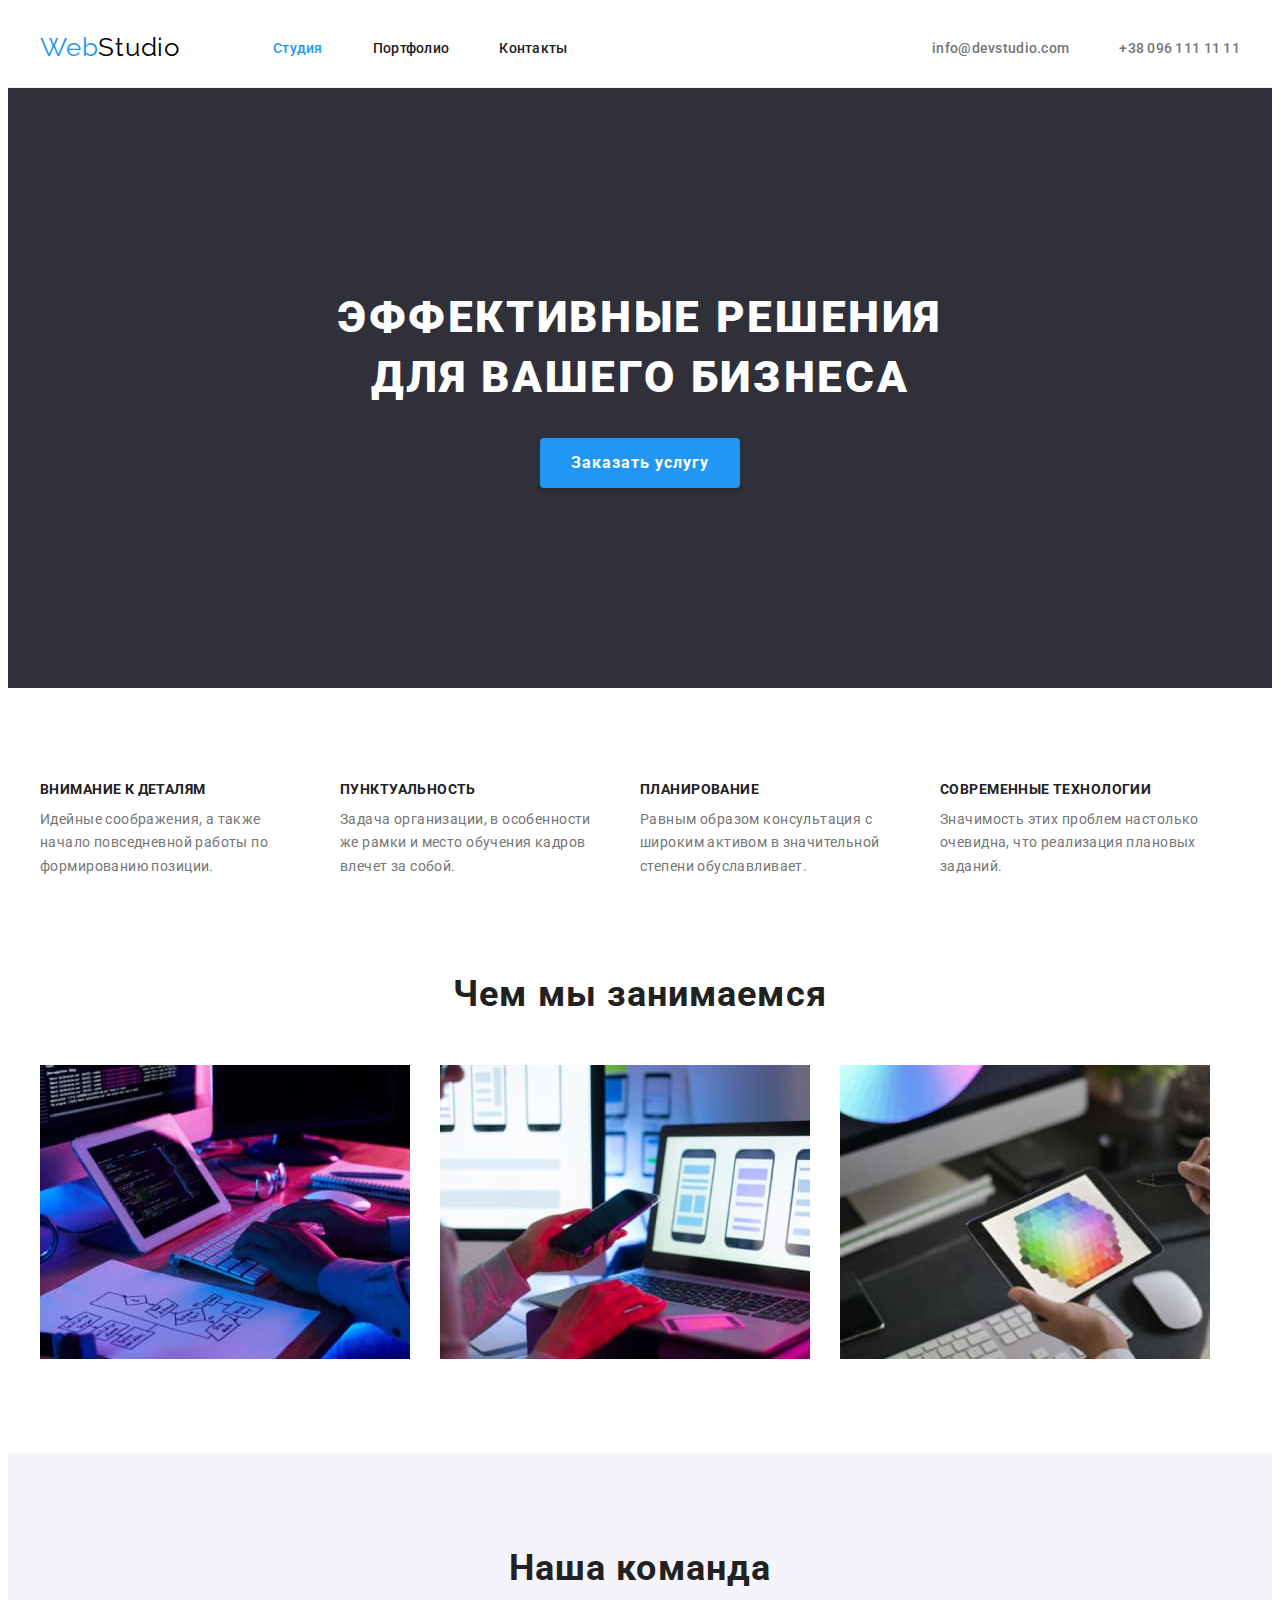
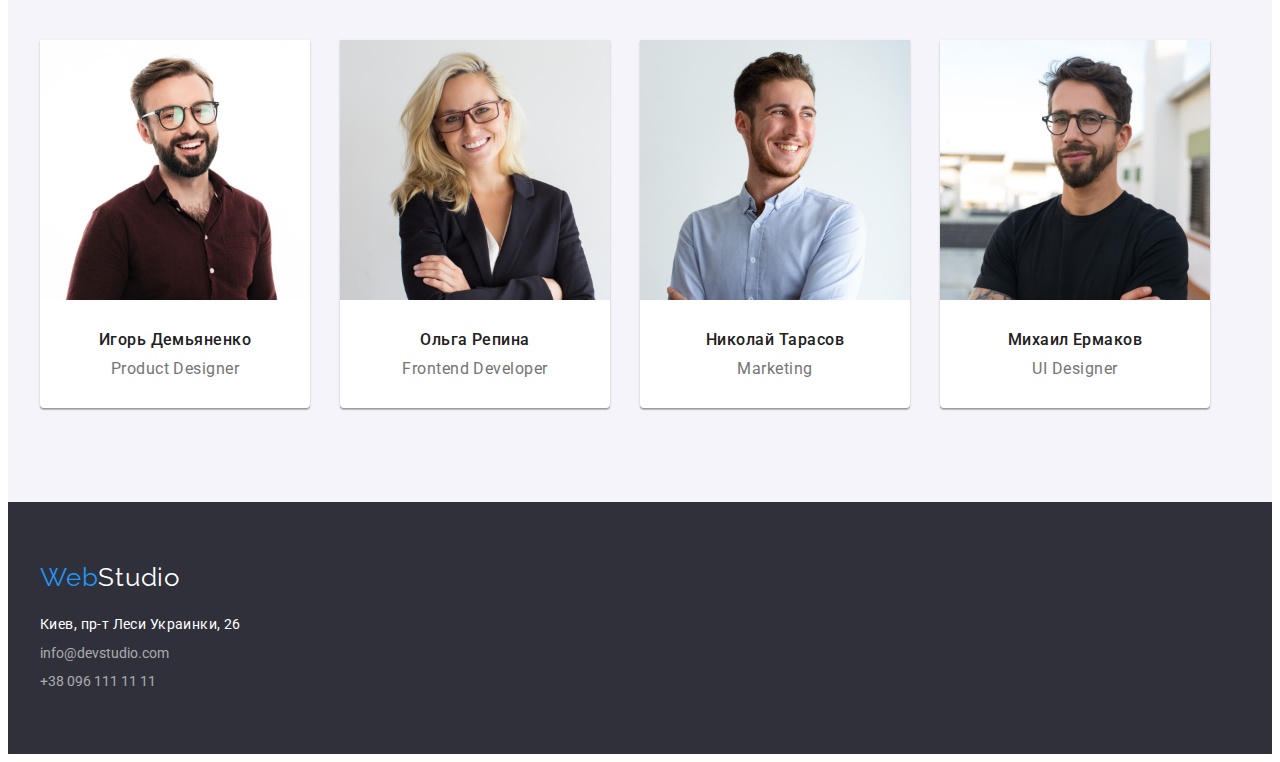
<file: index.html>
<!DOCTYPE html>
<html lang="ru">
<head>
    <meta charset="UTF-8">
    <meta http-equiv="X-UA-Compatible" content="IE=edge">
    <meta name="viewport" content="width=device-width, initial-scale=1.0">
    <title>Студия</title>
    <link rel="preconnect" href="https://fonts.googleapis.com">
    <link rel="preconnect" href="https://fonts.gstatic.com" crossorigin>
    <link href="https://fonts.googleapis.com/css2?family=Raleway:wght@700&family=Roboto:wght@400;500;700;900&display=swap"
        rel="stylesheet">
    <link rel="stylesheet" href="https://cdnjs.cloudflare.com/ajax/libs/modern-normalize/1.1.0/modern-normalize.min.css"
        integrity="sha512-wpPYUAdjBVSE4KJnH1VR1HeZfpl1ub8YT/NKx4PuQ5NmX2tKuGu6U/JRp5y+Y8XG2tV+wKQpNHVUX03MfMFn9Q=="
        crossorigin="anonymous" referrerpolicy="no-referrer" />
    <link rel="stylesheet" href="./css/styles.css">
</head>
<body>
    <header class="header">
        <div class="container conteiner-header">
            <a class="link logo header-logo" href="./index.html" lang="en"> Web<span class="studio">Studio</span> </a>
            <nav class="navigation">
                <ul class="navigation-list list">
                    <li class="navigation-item"><a class="link navigation-link current" href="./index.html">Студия</a></li>
                    <li class="navigation-item"><a class="link navigation-link" href="./portfolio.html">Портфолио</a></li>
                    <li class="navigation-item"><a class="link navigation-link" href="">Контакты</a></li>
                </ul>
            </nav>
            <ul class="header-contacts list">
                <li><a class="link header-contacts-tel" href="mailto:info@devstudio.com">info@devstudio.com</a></li>
                <li><a class="link header-contacts-mail" href="tel:+380961111111">+38 096 111 11 11</a></li>
            </ul>
        </div> 
    </header>

    <main class="main-studio">
        <section class="top section">
            <div class="container">
                <h1 class="top-title">Эффективные решения <br> для вашего бизнеса</h1>
                <button type="button" class="top-button">Заказать услугу</button>
            </div>
        </section>

        <section class="cpecifics section">
            <div class="container cpecifics-container">
                <h2 class="cpecifics-title hidden">Особенности</h2>
                <ul class="cpecifics-list list">
                    <li class="cpecifics-item">
                        <h3 class="cpecifics-list-title">Внимание к деталям</h3>
                        <p class="cpecifics-list-paragraph">Идейные соображения, а также начало повседневной работы по формированию
                            позиции.</p>
                    </li>
                    <li class="cpecifics-item">
                        <h3 class="cpecifics-list-title">Пунктуальность</h3>
                        <p class="cpecifics-list-paragraph">Задача организации, в особенности же рамки и место обучения кадров влечет за
                            собой.</p>
                    </li>
                    <li class="cpecifics-item">
                        <h3 class="cpecifics-list-title">Планирование</h3>
                        <p class="cpecifics-list-paragraph">Равным образом консультация с широким активом в значительной степени
                            обуславливает.</p>
                    </li>
                    <li class="cpecifics-item">
                        <h3 class="cpecifics-list-title">Современные технологии</h3>
                        <p class="cpecifics-list-paragraph">Значимость этих проблем настолько очевидна, что реализация плановых заданий.
                        </p>
                    </li>
                </ul>
            </div>
        </section>

        <section class="work section">
            <div class="container">
                <h2 class="work-title">Чем мы занимаемся</h2>
                <ul class="work-list list">
                    <li class="work-list-item"><img src="./images/box-1.jpg" alt="рабочий стол" width="370" height="294"></li>
                    <li class="work-list-item"><img src="./images/box-2.jpg" alt="монитор ноутбука" width="370" height="294"></li>
                    <li class="work-list-item"><img src="./images/box-3.jpg" alt="игра на планшете" width="370" height="294"></li>
                </ul>
            </div>
        </section>

        <section class="team section">
            <div class="container">
                <h2 class="team-title">Наша команда</h2>
                <ul class="team-list list">
                    <li class="team-list-item">
                        <img src="./images/igor.jpg" alt="фото сотрудника" width="270" height="260">
                        <h3 class="team-list-title">Игорь Демьяненко</h3>
                        <p class="team-list-paragraph" lang="en">Product Designer</p>
                    </li>
                    <li class="team-list-item">
                        <img src="./images/olga.jpg" alt="фото сотрудника" width="270" height="260">
                        <h3 class="team-list-title">Ольга Репина</h3>
                        <p class="team-list-paragraph" lang="en">Frontend Developer</p>
                    </li>
                    <li class="team-list-item">
                        <img src="./images/nik.jpg" alt="фото сотрудника" width="270" height="260">
                        <h3 class="team-list-title">Николай Тарасов</h3>
                        <p class="team-list-paragraph" lang="en">Marketing</p>
                    </li>
                    <li class="team-list-item">
                        <img src="./images/misha.jpg" alt="фото сотрудника" width="270" height="260">
                        <h3 class="team-list-title">Михаил Ермаков</h3>
                        <p class="team-list-paragraph" lang="en">UI Designer</p>
                    </li>
                </ul>
            </div>
        </section>
    </main>

    <footer class="footer">
        <div class="container">
            <a class="link logo" href="./index.html" lang="en"> Web<span class="footer-studio">Studio</span> </a>
            <address class="footer-address">
                <ul class="address-list list">
                    <li class="adress-link"><a class="link footer-link-adr" href="https://goo.gl/maps/uzS9jLpQ6yt513cE9" target="_blank"
                        rel=" noreferrer noopener">Киев, пр-т Леси Украинки, 26</a></li>
                    <li class="adress-link"><a class="link footer-link-mail" href="mailto:info@devstudio.com">info@devstudio.com</a></li>
                    <li class="adress-link"><a class="link footer-link-tel" href="tel:+380961111111">+38 096 111 11 11</a></li>
                </ul>
            </address>
        </div>
    </footer>
</body>
</html>
</file>
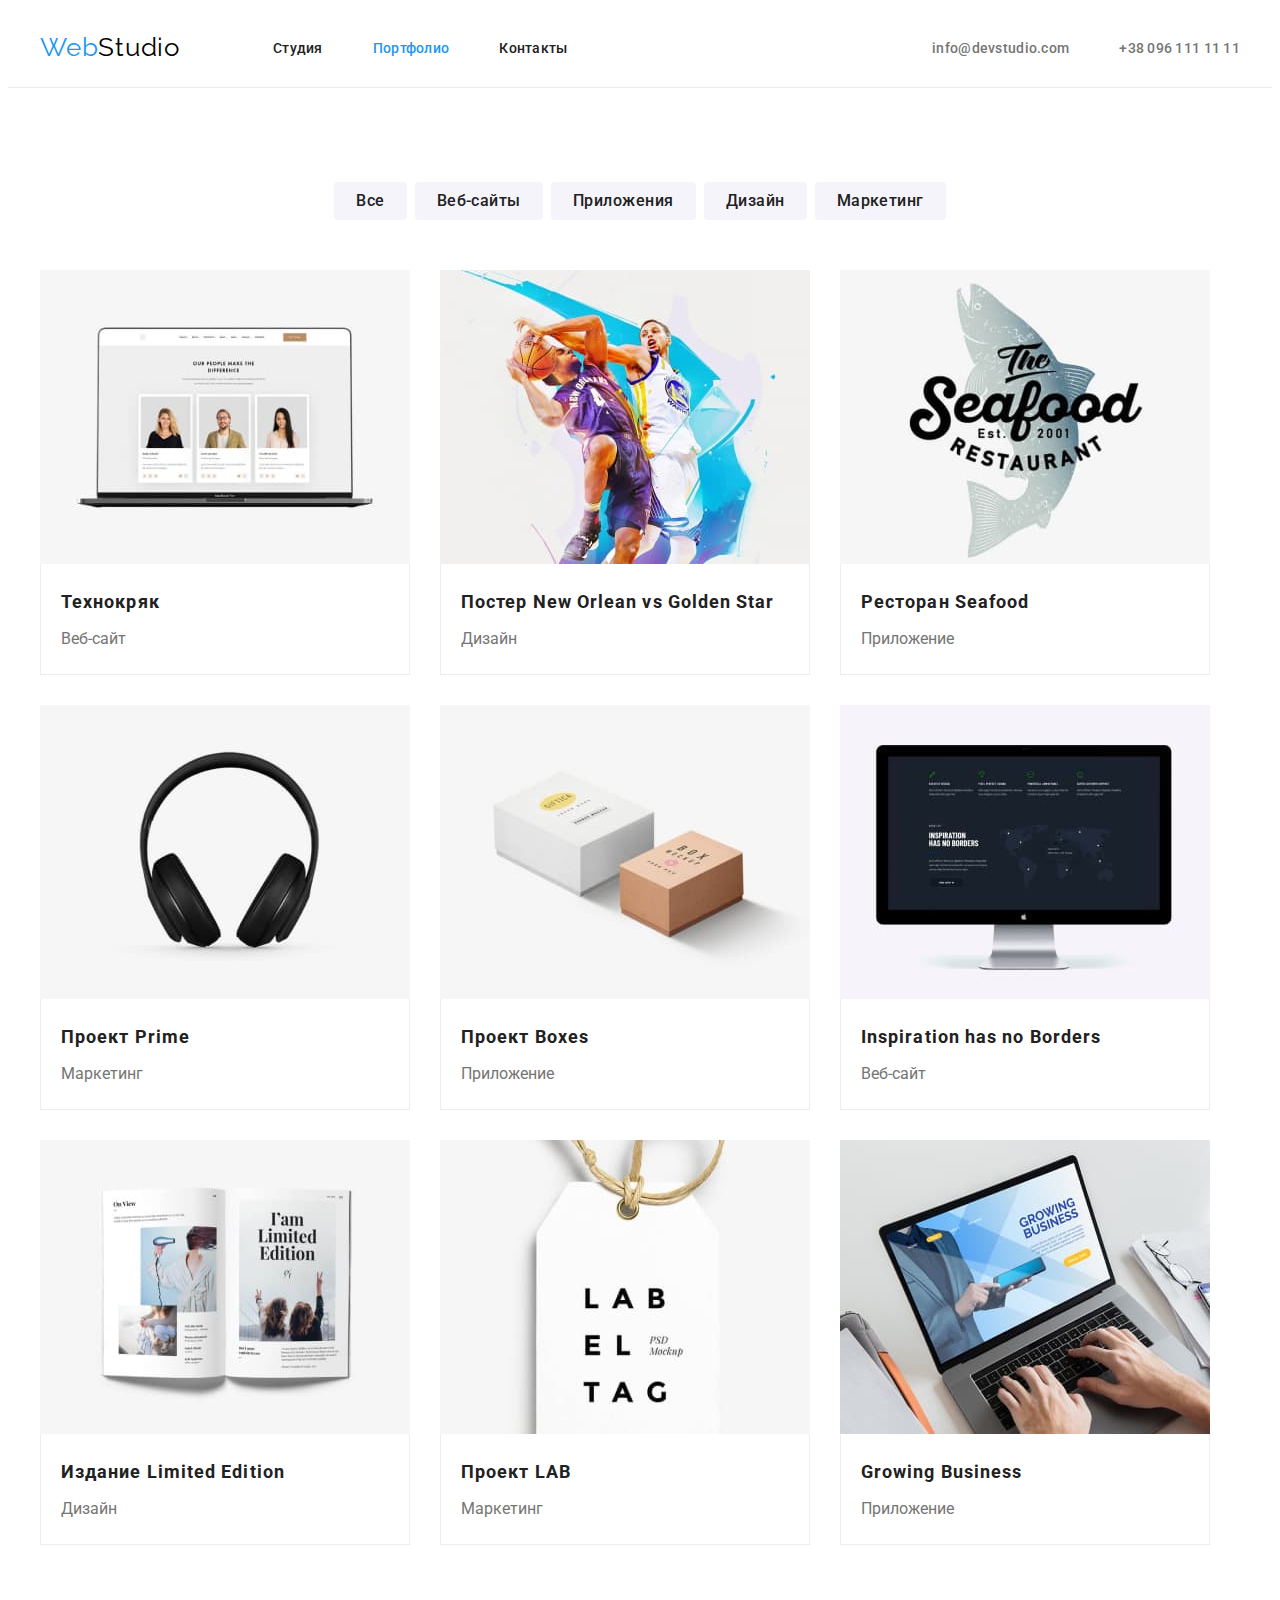
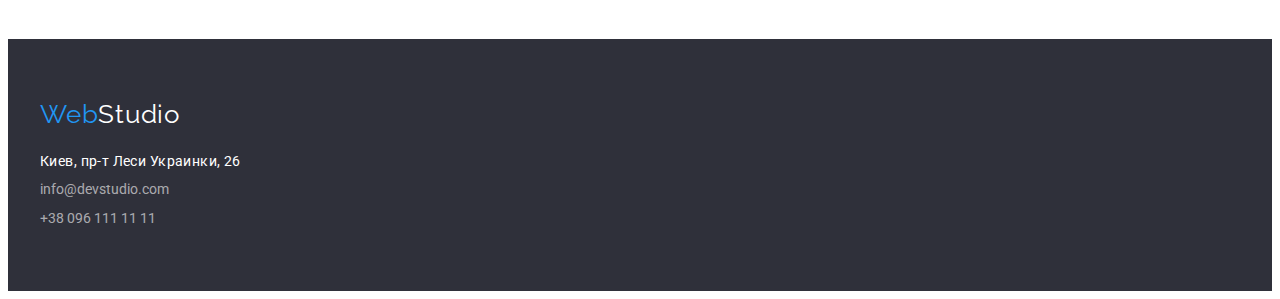
<file: portfolio.html>
<!DOCTYPE html>
<html lang="ru">
<head>
    <meta charset="UTF-8">
    <meta http-equiv="X-UA-Compatible" content="IE=edge">
    <meta name="viewport" content="width=device-width, initial-scale=1.0">
    <title>Портфолио</title>
    <link rel="preconnect" href="https://fonts.googleapis.com">
    <link rel="preconnect" href="https://fonts.gstatic.com" crossorigin>
    <link href="https://fonts.googleapis.com/css2?family=Raleway:wght@700&family=Roboto:wght@400;500;700;900&display=swap"
        rel="stylesheet">
    <link rel="stylesheet" href="https://cdnjs.cloudflare.com/ajax/libs/modern-normalize/1.1.0/modern-normalize.min.css"
        integrity="sha512-wpPYUAdjBVSE4KJnH1VR1HeZfpl1ub8YT/NKx4PuQ5NmX2tKuGu6U/JRp5y+Y8XG2tV+wKQpNHVUX03MfMFn9Q=="
        crossorigin="anonymous" referrerpolicy="no-referrer" />
    <link rel="stylesheet" href="./css/styles.css">
</head>
<body>
    <header class="header">
        <div class="container conteiner-header">
            <a class="link logo header-logo" href="./index.html" lang="en"> Web<span class="studio">Studio</span> </a>
            <nav class="navigation">
                <ul class="navigation-list list">
                    <li class="navigation-item"><a class="link navigation-link " href="./index.html">Студия</a></li>
                    <li class="navigation-item"><a class="link navigation-link current" href="./portfolio.html">Портфолио</a></li>
                    <li class="navigation-item"><a class="link navigation-link" href="">Контакты</a></li>
                </ul>
            </nav>
            <ul class="header-contacts list">
                <li><a class="link header-contacts-tel" href="mailto:info@devstudio.com">info@devstudio.com</a></li>
                <li><a class="link header-contacts-mail" href="tel:+380961111111">+38 096 111 11 11</a></li>
            </ul>
        </div>
    </header>

    <main>
        <section class="portfolio section">
            <div class="container">
                <h1 class="hidden">Портфолио</h1>
                <h2 class="hidden">Портфолио</h2>
                <ul class="portfolio-list-button list">
                    <li class="portfolio-button-item"><button class="portfolio-button" type="button">Все</button></li>
                    <li class="portfolio-button-item"><button class="portfolio-button" type="button">Веб-сайты</button></li>
                    <li class="portfolio-button-item"><button class="portfolio-button" type="button">Приложения</button></li>
                    <li class="portfolio-button-item"><button class="portfolio-button" type="button">Дизайн</button></li>
                    <li class="portfolio-button-item"><button class="portfolio-button" type="button">Маркетинг</button></li>
                </ul>
                
                <ul class="portfolio-list list">
                    <li class="portfolio-item">
                        <a class="link" href="" target="_blank" rel=" noreferrer noopener">
                            <img src="./images/tehnokryak.jpg" alt="технокряк" width="370" height="294">
                            <div class="portfolio-item-container">
                                <h3 class="portfolio-item-title">Технокряк</h3>
                                <p class="portfolio-item-paragraph">Веб-сайт</p>
                            </div>
                        </a>
                    </li>
                    <li class="portfolio-item">
                        <a class="link" href="" target="_blank" rel=" noreferrer noopener">
                            <img src="./images/posterbasketball.jpg" alt="постер с баскетболистами" width="370" height="294">
                            <div class="portfolio-item-container">
                                <h3 class="portfolio-item-title">Постер <span lang="en">New Orlean vs Golden Star</span> </h3>
                                <p class="portfolio-item-paragraph">Дизайн</p>
                            </div>
                        </a>
                    </li>
                    <li class="portfolio-item">
                        <a class="link" href="" target="_blank" rel=" noreferrer noopener">
                            <img src="./images/seafood.jpg" alt="ресторан" width="370" height="294">
                            <div class="portfolio-item-container">
                                <h3 class="portfolio-item-title">Ресторан <span lang="en">Seafood</span></h3>
                                <p class="portfolio-item-paragraph">Приложение</p>
                            </div>
                        </a>
                    </li>
                    <li class="portfolio-item">
                        <a class="link " href="" target="_blank" rel=" noreferrer noopener">
                            <img src="./images/prime.jpg" alt="прайм" width="370" height="294">
                            <div class="portfolio-item-container">
                                <h3 class="portfolio-item-title">Проект <span lang="en">Prime</span></h3>
                                <p class="portfolio-item-paragraph">Маркетинг</p>
                            </div>
                        </a>
                    </li>
                    <li class="portfolio-item">
                        <a class="link" href="" target="_blank" rel=" noreferrer noopener">
                            <img src="./images/boxes.jpg" alt="коробки" width="370" height="294">
                            <div class="portfolio-item-container">
                                <h3 class="portfolio-item-title">Проект <span lang="en">Boxes</span></h3>
                                <p class="portfolio-item-paragraph">Приложение</p>
                            </div>
                        </a>
                    </li>
                    <li class="portfolio-item">
                        <a class="link" href="" target="_blank" rel=" noreferrer noopener">
                            <img src="./images/inspiration.jpg" alt="вдохновление" width="370" height="294">
                            <div class="portfolio-item-container">
                                <h3 class="portfolio-item-title" lang="en">Inspiration has no Borders</h3>
                                <p class="portfolio-item-paragraph">Веб-сайт</p>
                            </div>
                        </a>
                    </li>
                    <li class="portfolio-item">
                        <a class="link" href="" target="_blank" rel=" noreferrer noopener">
                            <img src="./images/limitededition.jpg" alt="лимированое издание" width="370" height="294">
                            <div class="portfolio-item-container">
                                <h3 class="portfolio-item-title">Издание <span lang="en">Limited Edition</span></h3>
                                <p class="portfolio-item-paragraph">Дизайн</p>
                            </div>
                        </a>
                    </li>
                    <li class="portfolio-item">
                        <a class="link" href="" target="_blank" rel=" noreferrer noopener">
                            <img src="./images/lab.jpg" alt="прект лаб" width="370" height="294">
                            <div class="portfolio-item-container">
                                <h3 class="portfolio-item-title">Проект <span lang="en">LAB</span></h3>
                                <p class="portfolio-item-paragraph">Маркетинг</p>
                            </div>
                        </a>
                    </li>
                    <li class="portfolio-item">
                        <a class="link" href="" target="_blank" rel=" noreferrer noopener">
                            <img src="./images/growingbusiness.jpg" alt="рост бизнеса" width="370" height="294">
                            <div class="portfolio-item-container">
                                <h3 class="portfolio-item-title" lang="en">Growing Business</h3>
                                <p class="portfolio-item-paragraph">Приложение</p>
                            </div>
                            
                        </a>
                    </li>
                </ul>
            </div>
        </section>
    </main>
    
    <footer class="footer">
        <div class="container">
            <a class="link logo" href="./index.html" lang="en"> Web<span class="footer-studio">Studio</span> </a>
            <address class="footer-address">
                <ul class="list">
                    <li class="adress-link" adress-link><a class="link footer-link-adr" href="https://goo.gl/maps/uzS9jLpQ6yt513cE9" target="_blank"
                            rel=" noreferrer noopener">Киев, пр-т Леси Украинки, 26</a></li>
                    <li class="adress-link"><a class="link footer-link-mail" href="mailto:info@devstudio.com">info@devstudio.com</a></li>
                    <li class="adress-link"><a class="link footer-link-tel " href="tel:+380961111111">+38 096 111 11 11</a></li>
                </ul>
            </address>
        </div>
    </footer>
</body>
</html>
</file>
<file: css/styles.css>
:root {
  --primary-font-family: 'Roboto', sans-serif;
  --logo-font-family: 'Raleway', sans-serif;
  --accent-color: #2196f3;
  --title-color: #212121;
  --text-color: #757575;
  --light-color: #ffffff;
  --logo-dark-color: #000000;
  --background-top-color: #2f303a;
  --hover-main-button-color: #188ce8;
  --grey-light-color: #f5f4fa;
  --address-color: rgba(255, 255, 255, 0.6);
  --background-color: #2f303a;
  --border-header-color: #ECECEC;
  --border-portfolio-item-color: #EEEEEE;
}

h1,
h2,
h3,
p{
  margin-top: 0px;
  margin-bottom: 0px;
}
ul{
  padding-left: 0px;
  margin-top: 0px;
  margin-bottom: 0px;

}
img{
  display: block;
  max-width: 100%;
  height: auto;
}

.section{
  padding-top: 94px;
  padding-bottom: 94px;
}

.container{
  width: 1200px;
  padding-left: 15px;
  padding-right: 15px;
  margin-left: auto;
  margin-right: auto;
}
.hidden{
  display: none;
}

body {
  list-style: none;
  font-family: var(--primary-font-family);
  color: var(--text-color);
}
.link {
  text-decoration: none;
  color: inherit;

  /* header styles */
}
.header{
  border-bottom: 1px solid var(--border-header-color);
}
.conteiner-header{
  display: flex;
  align-items: center;
}

.navigation-list{
  display: flex;
}
.navigation-item:not(:last-child){
  margin-right: 50px;
}

.header-contacts{
  margin-left: auto;
}

.header-contacts-tel{
  margin-right: 50px;
}

.header-contacts{
  display: flex;
}
.navigation .current {
  color: var(--accent-color);
}

.header-logo{
  margin-right: 93px; 
}

.logo {
  padding-top: 24px;
  padding-bottom: 24px;
  font-family: var(--logo-font-family);
  font-weight: 700px;
  font-size: 26px;
  line-height: 1.19;
  letter-spacing: 0.03em;
  color: var(--accent-color);
}
.studio {
  color: var(--logo-dark-color);
}
.list {
  list-style: none;
}
.navigation-link {
  padding-top: 30px;
  padding-bottom: 30px;
  font-family: inherit);
  font-weight: 500;
  font-size: 14px;
  line-height: 1.14;
  letter-spacing: 0.02em;
  color: var(--title-color);
}
.navigation-link:focus,
.navigation-link:hover,
.header-contacts-tel:focus,
.header-contacts-tel:hover,
.header-contacts-mail:focus,
.header-contacts-mail:hover {
  color: var(--accent-color);
}
.navigation-link:active {
  color: var(--accent-color);
}

.header-contacts-tel,
.header-contacts-mail {
  padding-top: 30px;
  padding-bottom: 30px;
  font-family: inherit;
  font-weight: 500;
  font-size: 14px;
  line-height: 1.14;
  letter-spacing: 0.02em;
  color: inherit;
}

/* main styles, page studio */

/* top styles */

.top {
  background-color: var(--background-top-color);
  text-align: center;
  padding-top: 200px;
  padding-bottom: 200px;
}
.top-title {
  margin-bottom: 30px;
  font-weight: 900;
  font-size: 44px;
  line-height: 1.36;
  letter-spacing: 0.06em;
  color: var(--light-color);
  text-align: center;
  text-transform: uppercase;
}
.top-button{
  text-decoration: none;
}
.top-button {
  min-width: 200px;
  min-height: 50px;
  padding: 10px 22px;
  box-shadow: 0px 4px 4px rgba(0, 0, 0, 0.15);
  border-radius: 4px;
  border: 0px;
  font-family: inherit;
  background-color: var(--accent-color);
  font-weight: 700;
  font-size: 16px;
  line-height: 1, 86;
  text-align: center;
  letter-spacing: 0.06em;
  color: var(--light-color);
}
.top-button:focus,
.top-button:hover {
  background-color: var(--hover-main-button-color);
  cursor: pointer;
}

/* specifics styles */

.cpecifics-list{
  display: flex;
}

.cpecifics-item:not(:last-child){
  margin-right: 30px;
}

.cpecifics-list-title {
  margin-bottom: 10px;
  font-weight: 700;
  font-size: 14px;
  line-height: 1.14;
  letter-spacing: 0.03em;
  text-transform: uppercase;
  color: var(--title-color);
}

.cpecifics-list-paragraph {
  width: 270px;
  font-size: 14px;
  line-height: 1.71;
  letter-spacing: 0.03em;
}

/* "What We Do"(work) styles  */

.work{
  padding-top: 0px;
}

.work-list{
  display: flex;
}

.work-list-item:not(:last-child){
  margin-right: 30px;
}

.work-title,
.team-title {
  margin-bottom: 50px;
  font-weight: 700px;
  font-size: 36px;
  line-height: 1.17;
  text-align: center;
  letter-spacing: 0.03em;
  color: var(--title-color);
}

/* team styles */
.team{
  background-color:var(--grey-light-color);
}

.team-list{
  display: flex;
  text-align: center;
  margin-right: -30px;
}

.team-list-item{
  width: 270px;
  padding-bottom: 30px;
  margin-right: 30px;
  background-color: var(--light-color);
  box-shadow: 0px 1px 3px rgba(0, 0, 0, 0.12), 0px 1px 1px rgba(0, 0, 0, 0.14), 0px 2px 1px rgba(0, 0, 0, 0.2);
  border-radius: 0px 0px 4px 4px;
}

.team-list-title {
  margin-top: 30px;
  margin-bottom: 10px;
  font-weight: 500;
  font-size: 16px;
  line-height: 1.19;
  letter-spacing: 0.03em;
  color: var(--title-color);
}

.team-list-paragraph {
  font-size: 16px;
  line-height: 1.19;
  letter-spacing: 0.03em;
}
/* footer styles */

.footer{
  padding-top: 60px;
  padding-bottom: 60px;
  background-color: var(--background-color);
}

.footer-address{
  margin-top: 20px;
}
.adress-link:not(:last-child){
  margin-bottom: 5px;
}

.footer-link-adr,
.footer-link-mail,
.footer-link-tel {
  font-family:inherit;
  font-size: 14px;
  line-height: 1.71;
  text-align: left;
  font-style: normal;
  color: var(--address-color);
}
.footer-link-adr {
  color: var(--light-color);
  letter-spacing: 0.03em;
}
.footer-studio {
  color: var(--light-color);
}
.footer-link-adr:focus,
.footer-link-mail:focus,
.footer-link-tel:focus,
.footer-link-adr:hover,
.footer-link-mail:hover,
.footer-link-tel:hover {
  color: var(--accent-color);
}

/* main styles, page portfolio */

.button-wraper{
  margin-left: auto;
  margin-right: auto;
}

}
.portfolio-button{
  text-decoration: none;
}

.portfolio-list-button{
  display: flex;
  justify-content: center;
  margin-bottom: 50px;
}
.portfolio-button-item:not(:last-child){
  padding-right: 8px;
}

.portfolio-button {
  padding: 6px 22px;
  border: none;
  border-radius: 4px;
  background-color: var(--grey-light-color);
  font-family: inherit;
  font-weight: 500;
  font-size: 16px;
  line-height: 1.62;
  text-align: center;
  letter-spacing: 0.03em;
  color: var(--title-color);
}

.portfolio-button:focus,
.portfolio-button:hover {
  background-color: var(--accent-color);
  color: var(--light-color);
  cursor: pointer;
}

.portfolio-list{
  display: flex;
  flex-wrap: wrap;
}

.portfolio-item{
  width: 370px;
}

.portfolio-item-container{
  padding-top: 20px;
  padding-bottom: 20px;
  padding-left: 20px;
  border-left: 1px solid var(--border-portfolio-item-color);
  border-right: 1px solid var(--border-portfolio-item-color);
  border-bottom: 1px solid var(--border-portfolio-item-color);
}

.portfolio-item:not(:nth-child(3n)){
  margin-right: 30px;
}
.portfolio-item:not(:nth-last-child(-n+3)){
  margin-bottom: 30px;
}

.portfolio-item-title {
  margin-bottom: 4px;
  font-family: inherit;
  font-weight: 700;
  font-size: 18px;
  line-height: 2;
  letter-spacing: 0.06em;
  color: var(--title-color);
}
.portfolio-item-paragraph {
  font-family: inherit;
  font-size: 16px;
  line-height: 1.87;
}
</file>
